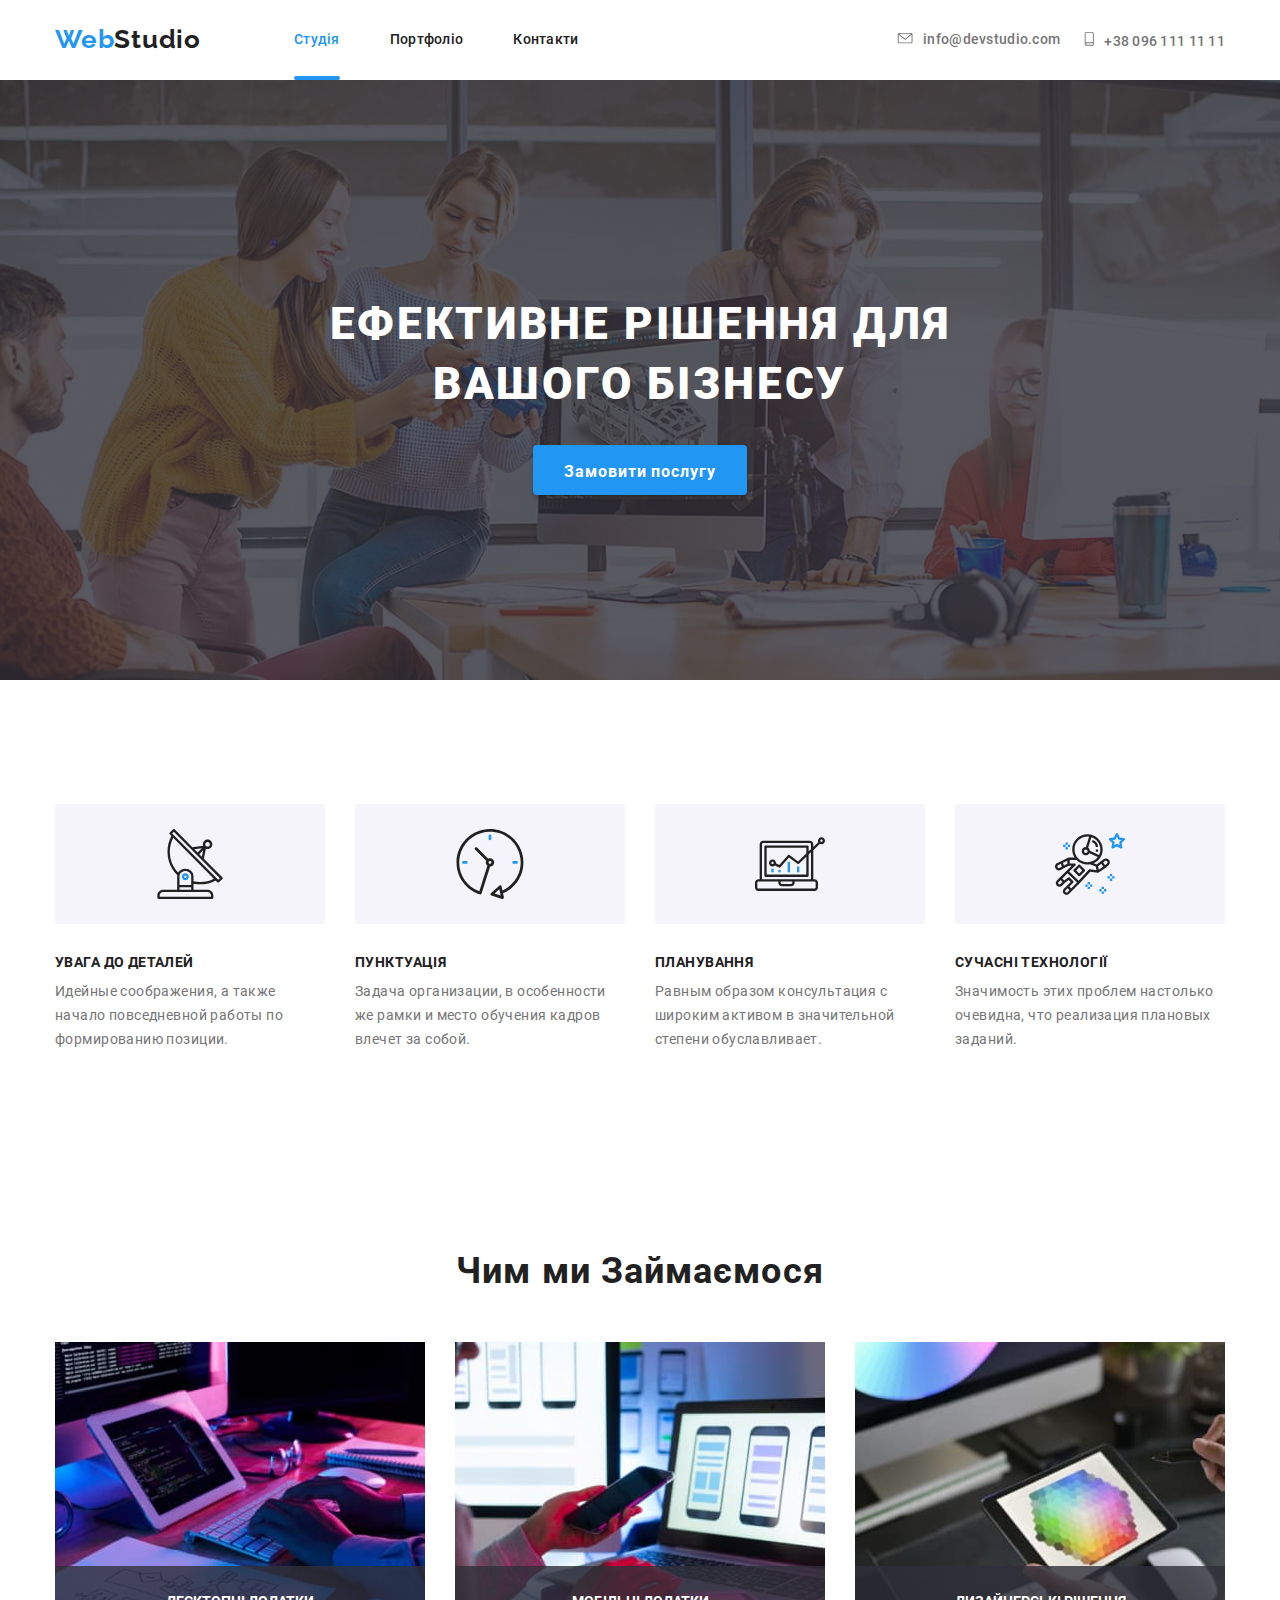
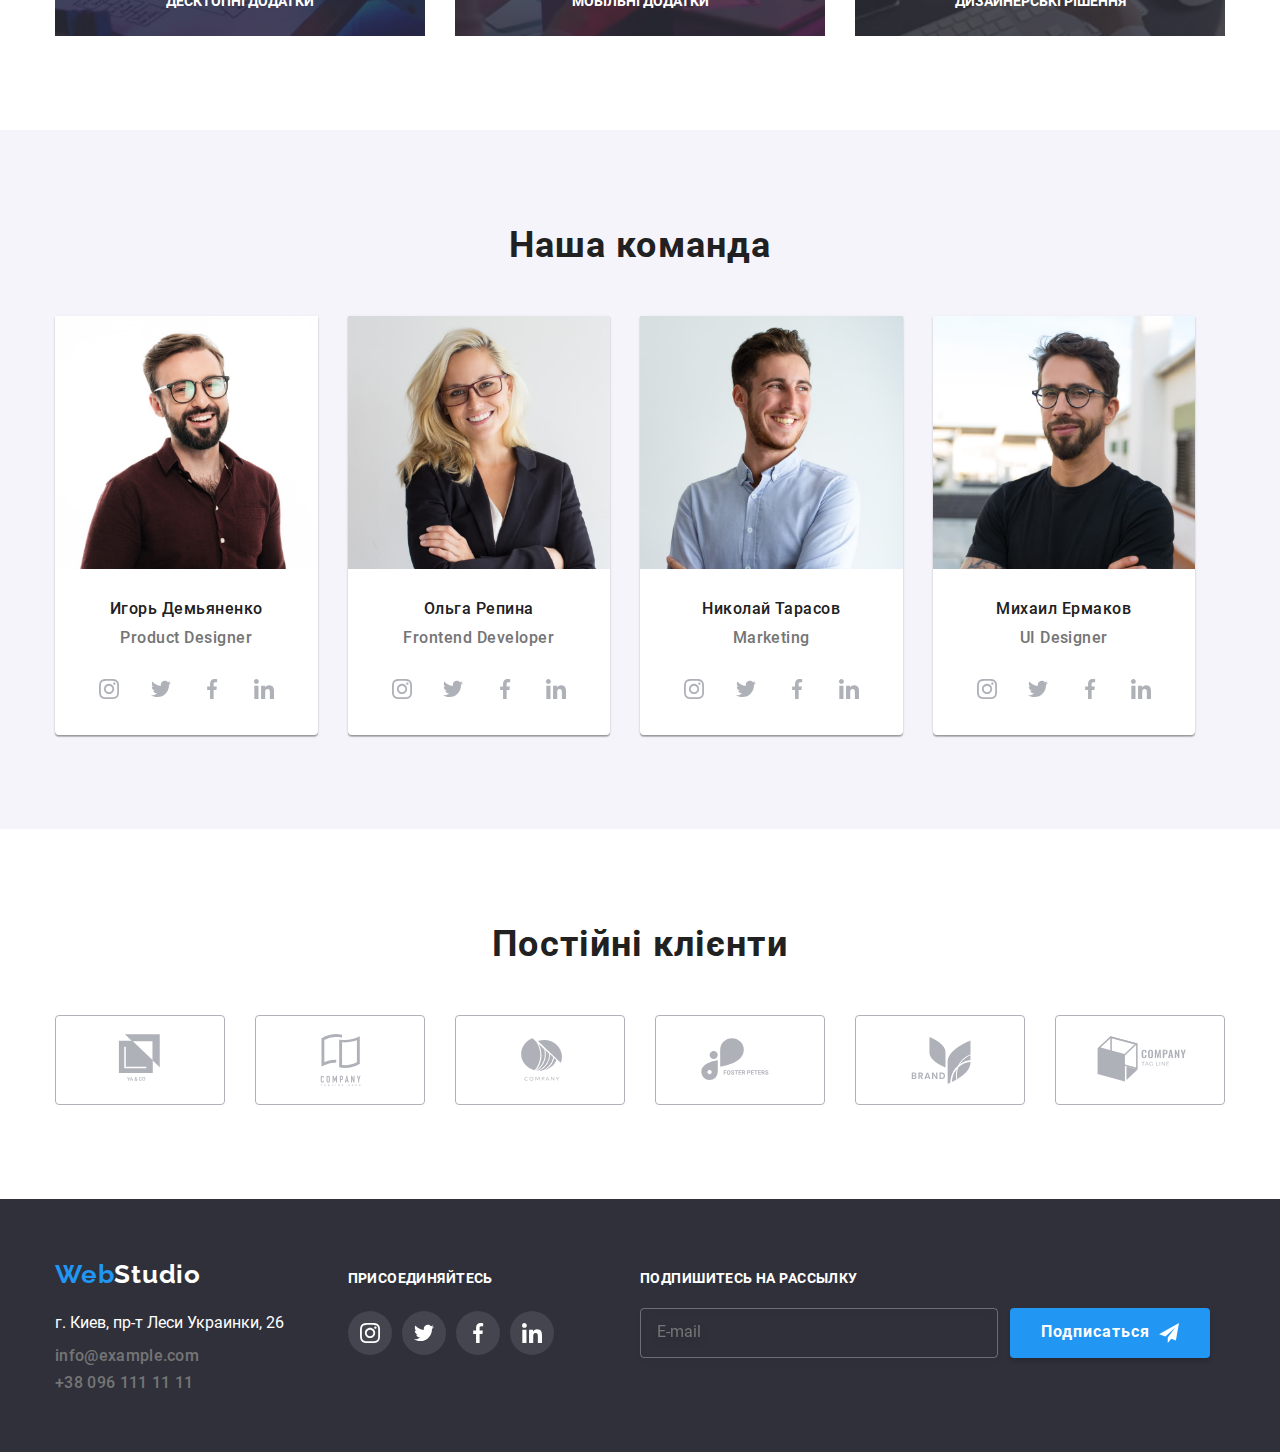
<file: index.html>
<!DOCTYPE html>
<html lang="en">
<head>
    <meta charset="UTF-8">
    <meta name="viewport" content="width=device-width, initial-scale=1.0">
    <title>Webstudio</title>
    <link rel="stylesheet" href="./css/main.min.css">
</head> 
<body>
    <!-- Header container -->
    <header>
        <div class="container header">
            <a href="./index.html" class="logo"><span class="logo-item">Web</span>Studio</a>
            <nav>
                    <ul class="site-nav">
                        <li>
                            <a class="link current" href="">Студія</a>
                        </li>
                        <li>
                            <a class="link" href="./portfolio.html">Портфоліо</a>
                        </li>
                        <li>
                            <a class="link" href="">Контакти</a>
                        </li>
                    </ul>
            </nav>
            <address>
                    <ul class="contacts-list">
                        <li>
                            <a class="contacts-item"  href="mailto:info@devstudio.com">
                                <svg class="icon envelope">
                                    <use href="./img/symbol-defs.svg#envelope"></use>
                                </svg>info@devstudio.com</a>
                        </li>
                        <li>
                            <a class="contacts-item"  href="tel:380961111111">
                                <svg class="icon smartphone">
                                    <use href="./img/symbol-defs.svg#smartphone"></use>
                                </svg>+38 096 111 11 11</a>
                        </li>
                    </ul>
            </address>
        </div>
    </header>
    <!-- Main container -->
    <main>
        <!-- Bussines -->
        <section class="hero">
            <div class="container">
                    <h1 class="hero-title">ЕФЕКТИВНЕ РІШЕННЯ ДЛЯ ВАШОГО БІЗНЕСУ</h1>
                    <button class="button" type="button" data-modal-open>Замовити послугу</button>
            </div>
           <!-- Modal window -->
            <div class="backdrop is-hidden" data-modal>
                <div class="modal">
                    <button class="modal-btn" type="button" data-modal-close>
                        <svg class="svg-btn">
                            <use href="./img/symbol-defs.svg#closebtn"></use>
                        </svg>   
                    </button>
                    <form class="form-modal" action="">
                        <p class="h1-name">Оставьте свои данные, мы вам перезвоним</p>
                        <label class="modal-label">
                            <p class="name-label">Ім'я</p>
                            <input  class="input-modal" type="text" name="name">
                            <div class="icon-input">
                                <svg class="iconmodal">
                                  <use href="./img/symbol-defs.svg#modal-person"></use>
                                </svg>
                            </div>
                        </label>
                        <label class="modal-label">
                            <span class="name-label">Телефон</span>
                            <input  class="input-modal" type="tel" name="telephone">
                            <div class="icon-input">
                                <svg class="iconmodal">
                                  <use href="./img/symbol-defs.svg#modal-phone"></use>
                                </svg>
                            </div>
                        </label>
                        <label class="modal-label">
                            <span class="name-label">Поштова скринька</span>
                            <input  class="input-modal" type="email" name="mail">
                            <div class="icon-input">
                                <svg class="iconmodal">
                                  <use href="./img/symbol-defs.svg#modal-email"></use>
                                </svg>
                            </div>
                        </label>
                        <label class="modal-label">
                            <span class="name-label">Коментарі</span>
                            <textarea class="input-modal area"  name="textarea" cols="30" rows="10" placeholder="Введіть текст"></textarea>
                        </label>
                        <label class="label-checkbox"> 
                            <input type="checkbox" name="checkbox" class="checkbox">
                            <p class="checkbox-text">Соглашаюсь с рассылкой и принимаю
                            <a class="checkbox-text-terms" href="#">Условия договора</a></p>
                        </label>
                        <button class="button" type="submit">Отправить</button>
                    </form>
                </div>
            </div>
        </section>
        <section>
            <div class="container">
                <h2 class="main-title" hidden>Переваги</h2>
                <ul class="benefits-list">
                    <li class="benefits-item">
                        <div class="benefits-logo"><svg class="benefits-icons">
                            <use href="./img/symbol-defs.svg#antenna"></use>
                        </svg>
                        </div>
                        <h3 class="benefits">Увага до деталей</h3>
                        <p>Идейные соображения, а также начало повседневной работы по формированию позиции.</p>
                    </li>
                    <li class="benefits-item">
                        <div class="benefits-logo"><svg class="benefits-icons">
                            <use href="./img/symbol-defs.svg#clock"></use>
                        </svg>
                        </div>
                        <h3 class="benefits">Пунктуація</h3>
                        <p>Задача организации, в особенности же рамки и место обучения кадров влечет за собой.</p>
                    </li>
                    <li class="benefits-item">
                        <div class="benefits-logo"><svg class="benefits-icons">
                            <use href="./img/symbol-defs.svg#diagram"></use>
                        </svg>
                        </div>
                        <h3 class="benefits">Планування</h3>
                        <p>Равным образом консультация с широким активом в значительной степени обуславливает.</p>
                    </li>
                    <li class="benefits-item">
                        <div class="benefits-logo"><svg class="benefits-icons">
                            <use href="./img/symbol-defs.svg#astronaut"></use>
                        </svg>
                        </div>
                        <h3 class="benefits">Сучасні технології</h3>
                        <p>Значимость этих проблем настолько очевидна, что реализация плановых заданий.</p>
                    </li>
                </ul>
            </div>
        </section>

        <!-- to do list -->
        <section>
            <div class="container">
                <h2 class="main-title">Чим ми Займаємося</h2>
                <ul class="products-list">
                    <li class="products">
                        <div class="products-position">
                            <img src="./img/laptopap.jpg" width="370" alt="">
                            <h3 class="name">Десктопні додатки</h3>    
                        </div>
                    </li>
                    <li class="products">
                        <div class="products-position">
                            <img src="./img/mobileap.jpg" width="370" alt="">
                            <h3 class="name">Мобільні додатки</h3>    
                        </div>
                    </li>
                    <li class="products">
                        <div class="products-position">
                            <img src="./img/design.jpg" width="370" alt="">
                            <h3 class="name">Дизайнерські рішення</h3>    
                        </div>
                    </li>
                </ul>   
            </div>
        </section>

        <!-- Our team -->
        <section class="section-team">
            <div class="container">
                <h2 class="main-title">Наша команда</h2>
                <ul class="team-list">
                    <li class="teammates">
                        <img src="./img/team/idem.jpg" width="270" alt="">
                        <p>Игорь Демьяненко</p>
                        <p class="text">Product Designer</p>
                        <ul class="social-list">
                            <li class="icons">
                                <a href="https://www.instagram.com/" class="icons-link" aria-label="Instagram">
                                <svg class="social-icons"><use href="./img/symbol-defs.svg#instagram"></use></svg>
                                </a>
                            </li>
                            <li class="icons">
                                <a href="https://twitter.com/" class="icons-link" aria-label="twitter">
                                <svg class="social-icons"><use href="./img/symbol-defs.svg#twitter"></use></svg>
                                </a>
                            </li>
                            <li class="icons">
                                <a href="https://www.facebook.com/" class="icons-link" arial-label="facebook">
                                <svg class="social-icons"><use href="./img/symbol-defs.svg#facebook"></use></svg>
                                </a>
                            </li>
                            <li class="icons">
                                <a href="https://www.linkedin.com/" class="icons-link" arial-label="linkedin">
                                    <svg class="social-icons"><use href="./img/symbol-defs.svg#linkedin"></use></svg>
                                </a>
                            </li>
                        </ul>
                    </li>
                    <li class="teammates">
                        <img src="./img/team/оr.jpg" width="270" alt="">
                        <p>Ольга Репина</p>
                        <p class="text">Frontend Developer</p>
                        <ul class="social-list">
                            <li class="icons">
                                <a href="https://www.instagram.com/" class="icons-link" aria-label="Instagram">
                                <svg class="social-icons"><use href="./img/symbol-defs.svg#instagram"></use></svg>
                                </a>
                            </li>
                            <li class="icons">
                                <a href="https://twitter.com/" class="icons-link" aria-label="twitter">
                                <svg class="social-icons"><use href="./img/symbol-defs.svg#twitter"></use></svg>
                                </a>
                            </li>
                            <li class="icons">
                                <a href="https://www.facebook.com/" class="icons-link" arial-label="facebook">
                                <svg class="social-icons"><use href="./img/symbol-defs.svg#facebook"></use></svg>
                                </a>
                            </li>
                            <li class="icons">
                                <a href="https://www.linkedin.com/" class="icons-link" arial-label="linkedin">
                                    <svg class="social-icons"><use href="./img/symbol-defs.svg#linkedin"></use></svg>
                                </a>
                            </li>
                        </ul>
                    </li>
                    <li class="teammates">
                        <img src="./img/team/nt.jpg" width="270" alt="">
                        <p>Николай Тарасов</p>
                        <p class="text">Marketing</p>
                        <ul class="social-list">
                            <li class="icons">
                                <a href="https://www.instagram.com/" class="icons-link" aria-label="Instagram">
                                <svg class="social-icons"><use href="./img/symbol-defs.svg#instagram"></use></svg>
                                </a>
                            </li>
                            <li class="icons">
                                <a href="https://twitter.com/" class="icons-link" aria-label="twitter">
                                <svg class="social-icons"><use href="./img/symbol-defs.svg#twitter"></use></svg>
                                </a>
                            </li>
                            <li class="icons">
                                <a href="https://www.facebook.com/" class="icons-link" arial-label="facebook">
                                <svg class="social-icons"><use href="./img/symbol-defs.svg#facebook"></use></svg>
                                </a>
                            </li>
                            <li class="icons">
                                <a href="https://www.linkedin.com/" class="icons-link" arial-label="linkedin">
                                    <svg class="social-icons"><use href="./img/symbol-defs.svg#linkedin"></use></svg>
                                </a>
                            </li>
                        </ul>
                    </li>
                    <li class="teammates">
                        <img src="./img/team/me.jpg" width="270" alt="">
                        <p>Михаил Ермаков</p>
                        <p class="text">UI Designer</p>
                        <ul class="social-list">
                            <li class="icons">
                                <a href="https://www.instagram.com/" class="icons-link" aria-label="Instagram">
                                <svg class="social-icons"><use href="./img/symbol-defs.svg#instagram"></use></svg>
                                </a>
                            </li>
                            <li class="icons">
                                <a href="https://twitter.com/" class="icons-link" aria-label="twitter">
                                <svg class="social-icons"><use href="./img/symbol-defs.svg#twitter"></use></svg>
                                </a>
                            </li>
                            <li class="icons">
                                <a href="https://www.facebook.com/" class="icons-link" arial-label="facebook">
                                <svg class="social-icons"><use href="./img/symbol-defs.svg#facebook"></use></svg>
                                </a>
                            </li>
                            <li class="icons">
                                <a href="https://www.linkedin.com/" class="icons-link" arial-label="linkedin">
                                    <svg class="social-icons"><use href="./img/symbol-defs.svg#linkedin"></use></svg>
                                </a>
                            </li>
                        </ul>
                    </li>
                </ul>
            </div>
        </section>

        <!-- Our clients -->
        <section>
            <div class="container">
                <h2 class="main-title">Постійні клієнти</h2>
                <ul class="clients-list">
                    <li class="client"><a class="client-link" href=""><svg>
                        <use href="./img/symbol-defs.svg#client1">
                        </use>
                    </svg></a></li>
                    <li class="client"><a class="client-link" href=""><svg>
                        <use href="./img/symbol-defs.svg#client2">
                        </use>
                    </svg></a></li>
                    <li class="client"><a class="client-link" href=""><svg>
                        <use href="./img/symbol-defs.svg#client3">
                        </use>
                    </svg></a></li>
                    <li class="client"><a class="client-link" href=""><svg>
                        <use href="./img/symbol-defs.svg#client4">
                        </use>
                    </svg></a></li>
                    <li class="client"><a class="client-link" href=""><svg>
                        <use href="./img/symbol-defs.svg#client5">
                        </use>
                    </svg></a></li>
                    <li class="client"><a class="client-link" href=""><svg>
                        <use href="./img/symbol-defs.svg#client6">
                        </use>
                    </svg></a></li>
                </ul>    
            </div>
        </section>
    </main>
    <footer>
        <div class="container footer">
            <div class="address-footer">
                <a href="./index.html" class="logo"><span class="logo-item">Web</span>Studio</a>
                <address class="address-list">
                    <p>г. Киев, пр-т Леси Украинки, 26</p>
                    <a class="contacts-item" href="mailto:info@example.com">info@example.com</a>
                    <a class="contacts-item" href="tel:380961111111">+38 096 111 11 11</a>
                </address>    
            </div>
            <div class="social-container">
                <b>присоединяйтесь</b>
                <ul class="social-list">
                    <li class="icons">
                        <a href="https://www.instagram.com/" class="icons-link" aria-label="Instagram">
                        <svg class="social-icons"><use href="./img/symbol-defs.svg#instagram"></use></svg>
                        </a>
                    </li>
                    <li class="icons">
                        <a href="https://twitter.com/" class="icons-link" aria-label="twitter">
                        <svg class="social-icons"><use href="./img/symbol-defs.svg#twitter"></use></svg>
                        </a>
                    </li>
                    <li class="icons">
                        <a href="https://www.facebook.com/" class="icons-link" arial-label="facebook">
                        <svg class="social-icons"><use href="./img/symbol-defs.svg#facebook"></use></svg>
                        </a>
                    </li>
                    <li class="icons">
                        <a href="https://www.linkedin.com/" class="icons-link" arial-label="linkedin">
                            <svg class="social-icons"><use href="./img/symbol-defs.svg#linkedin"></use></svg>
                        </a>
                    </li>
                </ul>
            </div>
            <div class="shareit">
                <form class="share-form" action="">
                    <label class="label-form" for="email"><b>Подпишитесь на рассылку</b></label>
                    <div class="box-input">
                        <input class="input-form" type="email" name="email" placeholder="E-mail" id="">
                        <button class="button footer" type="button">
                            <p>Подписаться</p> 
                            <svg class="social-icons"><use href="./img/symbol-defs.svg#telegram"></use></svg>
                        </button>   
                    </div>
                </form>
            </div>    
        </div>
    </footer>
    <script src="./js/modal.js"></script>
</body>
</html>
</file>
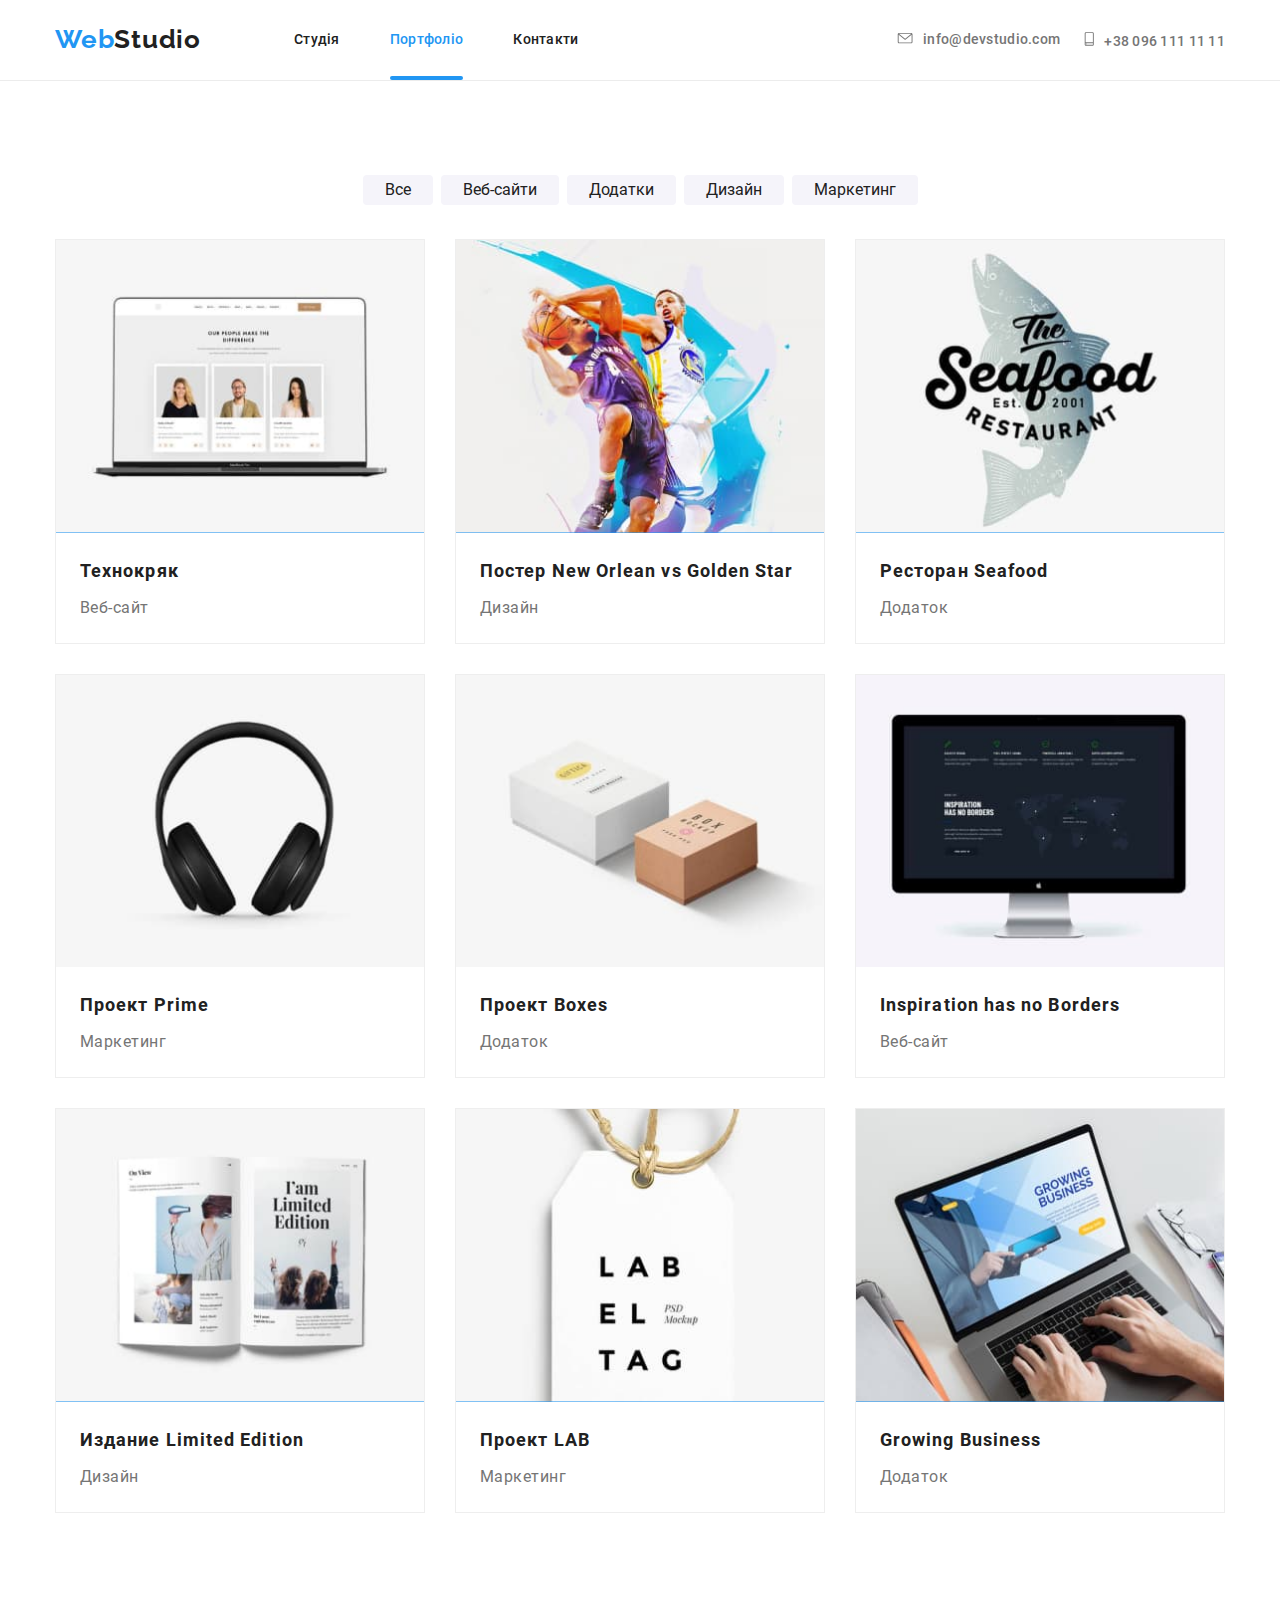
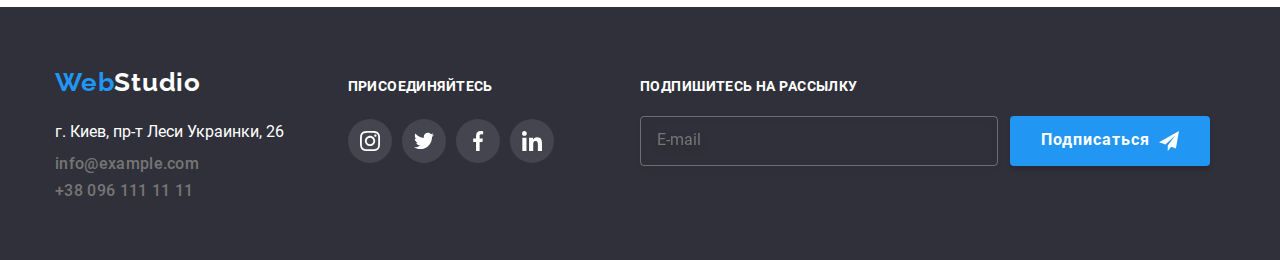
<file: portfolio.html>
<!DOCTYPE html>
<html lang="en">
<head>
    <meta charset="UTF-8">
    <meta name="viewport" content="width=device-width, initial-scale=1.0">
    <title>Portfolio</title>
    <link rel="stylesheet" href="./css/portfolio.min.css">
</head> 
<body>
    <!-- Header container -->
    <header class="pf">
        <div class="container header">
            <a href="./index.html" class="logo"><span class="logo-item">Web</span>Studio</a>
            <nav>
                    <ul class="site-nav">
                        <li>
                            <a class="link" href="./index.html">Студія</a>
                        </li>
                        <li>
                            <a class="link current" href="./portfolio.html">Портфоліо</a>
                        </li>
                        <li>
                            <a class="link" href="">Контакти</a>
                        </li>
                    </ul>
            </nav>
            <address>
                <ul class="contacts-list">
                    <li>
                        <a class="contacts-item"  href="mailto:info@devstudio.com">
                            <svg class="icon envelope">
                                <use href="./img/symbol-defs.svg#envelope"></use>
                            </svg>info@devstudio.com</a>
                    </li>
                    <li>
                        <a class="contacts-item"  href="tel:380961111111">
                            <svg class="icon smartphone">
                                <use href="./img/symbol-defs.svg#smartphone"></use>
                            </svg>+38 096 111 11 11</a>
                    </li>
                </ul>
        </address>
    </div>
    </header>
    <main>
        <section>
            <div class="container portfolio">
                <div class="button-container"> 
                    <ul class="button-list">
                        <li class="item"><button type="button" class="btn">Все</button></li>
                        <li class="item"><button type="button" class="btn">Веб-сайти</button></li>
                        <li class="item"><button type="button" class="btn">Додатки</button></li>
                        <li class="item"><button type="button" class="btn">Дизайн</button></li>
                        <li class="item"><button type="button" class="btn">Маркетинг</button></li>
                    </ul>  
                </div>
                <div>
                    <ul class="products-list">
                        <li class="products">
                            <a class="products-link" href="#">
                            <div class="hover m-t">
                                <img src="./img/projects/project1.jpg" width="370" alt="">
                                <p class="meaning-title">Технокряк это современная площадка распространения коронавируса. Компании используют эту платформу для цифрового шпионажа и атак на защищённые сервера конкурентов.</p>
                            </div>
                            <p class="title">Технокряк</p>
                            <p class="type">Веб-сайт</p>
                            </a>
                        </li>
                        <li class="products">
                            <a class="products-link" href="#">
                            <div class="hover m-t">
                                <img src="./img/projects/project2.jpg" width="370" alt="">
                                <p class="meaning-title">Технокряк это современная площадка распространения коронавируса. Компании используют эту платформу для цифрового шпионажа и атак на защищённые сервера конкурентов.</p>
                            </div>
                            <p class="title">Постер New Orlean vs Golden Star</p>
                            <p class="type">Дизайн</p>
                            </a>
                        </li>
                        <li class="products">
                            <a class="products-link" href="#">
                            <div class="hover m-t">
                                <img src="./img/projects/project3.jpg" width="370" alt="">
                                <p class="meaning-title">Технокряк это современная площадка распространения коронавируса. Компании используют эту платформу для цифрового шпионажа и атак на защищённые сервера конкурентов.</p>
                            </div>
                            <p class="title">Ресторан Seafood</p>
                            <p class="type">Додаток</p>
                            </a>
                        </li>
                        <li class="products">
                            <a class="products-link" href="#">
                            <div class="hover m-t">
                                <img src="./img/projects/project4.jpg" width="370" alt="">
                                <p class="meaning-title">Технокряк это современная площадка распространения коронавируса. Компании используют эту платформу для цифрового шпионажа и атак на защищённые сервера конкурентов.</p>
                            </div>
                            <p class="title">Проект Prime</p>
                            <p class="type">Маркетинг</p>
                            </a>
                        </li>
                        <li class="products">
                            <a class="products-link" href="#">
                            <div class="hover m-t">
                                <img src="./img/projects/project5.jpg" width="370" alt="">
                                <p class="meaning-title">Технокряк это современная площадка распространения коронавируса. Компании используют эту платформу для цифрового шпионажа и атак на защищённые сервера конкурентов.</p>
                            </div>
                            <p class="title">Проект Boxes</p>
                            <p class="type">Додаток</p>
                            </a>
                        </li>
                        <li class="products">
                            <a class="products-link" href="#">
                            <div class="hover m-t">
                                <img src="./img/projects/project6.jpg" width="370" alt="">
                                <p class="meaning-title">Технокряк это современная площадка распространения коронавируса. Компании используют эту платформу для цифрового шпионажа и атак на защищённые сервера конкурентов.</p>
                            </div>
                            <p class="title">Inspiration has no Borders</p>
                            <p class="type">Веб-сайт</p>
                            </a>
                        </li>
                        <li class="products">
                            <a class="products-link" href="#">
                            <div class="hover m-t">
                                <img src="./img/projects/project7.jpg" width="370" alt="">
                                <p class="meaning-title">Технокряк это современная площадка распространения коронавируса. Компании используют эту платформу для цифрового шпионажа и атак на защищённые сервера конкурентов.</p>
                            </div>
                            <p class="title">Издание Limited Edition</p>
                            <p class="type">Дизайн</p>
                            </a>
                        </li>
                        <li class="products">
                            <a class="products-link" href="#">
                            <div class="hover m-t">
                                <img src="./img/projects/project8.jpg" width="370" alt="">
                                <p class="meaning-title">Технокряк это современная площадка распространения коронавируса. Компании используют эту платформу для цифрового шпионажа и атак на защищённые сервера конкурентов.</p>
                            </div>
                            <p class="title">Проект LAB</p>
                            <p class="type">Маркетинг</p>
                            </a>
                        </li>
                        <li class="products">
                            <a class="products-link" href="#">
                            <div class="hover m-t">
                                <img src="./img/projects/project9.jpg" width="370" alt="">
                                <p class="meaning-title">Технокряк это современная площадка распространения коронавируса. Компании используют эту платформу для цифрового шпионажа и атак на защищённые сервера конкурентов.</p>
                            </div>
                            <p class="title">Growing Business</p>
                            <p class="type">Додаток</p>
                            </a>
                        </li>
                    </ul>
                </div> 
            </div>    
        </section>
    </main>
    <footer>
        <div class="container footer">
            <div class="address-footer">
                <a href="./index.html" class="logo"><span class="logo-item">Web</span>Studio</a>
                <address class="address-list">
                    <p>г. Киев, пр-т Леси Украинки, 26</p>
                    <a class="contacts-item" href="mailto:info@example.com">info@example.com</a>
                    <a class="contacts-item" href="tel:380961111111">+38 096 111 11 11</a>
                </address>    
            </div>
            <div class="social-container">
                <b>присоединяйтесь</b>
                <ul class="social-list">
                    <li class="icons">
                        <a href="https://www.instagram.com/" class="icons-link" aria-label="Instagram">
                        <svg class="social-icons"><use href="./img/symbol-defs.svg#instagram"></use></svg>
                        </a>
                    </li>
                    <li class="icons">
                        <a href="https://twitter.com/" class="icons-link" aria-label="twitter">
                        <svg class="social-icons"><use href="./img/symbol-defs.svg#twitter"></use></svg>
                        </a>
                    </li>
                    <li class="icons">
                        <a href="https://www.facebook.com/" class="icons-link" arial-label="facebook">
                        <svg class="social-icons"><use href="./img/symbol-defs.svg#facebook"></use></svg>
                        </a>
                    </li>
                    <li class="icons">
                        <a href="https://www.linkedin.com/" class="icons-link" arial-label="linkedin">
                            <svg class="social-icons"><use href="./img/symbol-defs.svg#linkedin"></use></svg>
                        </a>
                    </li>
                </ul>
            </div>
            <div class="shareit">
                <form class="share-form" action="">
                    <label class="label-form" for="email"><b>Подпишитесь на рассылку</b></label>
                    <div class="box-input">
                        <input class="input-form" type="email" name="email" placeholder="E-mail" id="">
                        <button class="button footer" type="button">
                            <p>Подписаться</p> 
                            <svg class="social-icons"><use href="./img/symbol-defs.svg#telegram"></use></svg>
                        </button>   
                    </div>
                </form>
            </div>    
        </div>
    </footer>
</body>
</html>
</file>
<file: css/main.min.css>
@font-face{font-family:"Roboto";font-style:normal;font-weight:400;src:local("Roboto"),local("Roboto-Regular"),url("../fonts/roboto-v20-latin_cyrillic-regular.woff2") format("woff2"),url("../fonts/roboto-v20-latin_cyrillic-regular.woff") format("woff")}@font-face{font-family:"Roboto";font-style:normal;font-weight:500;src:local("Roboto Medium"),local("Roboto-Medium"),url("../fonts/roboto-v20-latin_cyrillic-500.woff2") format("woff2"),url("../fonts/roboto-v20-latin_cyrillic-500.woff") format("woff")}@font-face{font-family:"Roboto";font-style:normal;font-weight:700;src:local("Roboto Bold"),local("Roboto-Bold"),url("../fonts/roboto-v20-latin_cyrillic-700.woff2") format("woff2"),url("../fonts/roboto-v20-latin_cyrillic-700.woff") format("woff")}@font-face{font-family:"Roboto";font-style:normal;font-weight:900;src:local("Roboto Black"),local("Roboto-Black"),url("../fonts/roboto-v20-latin_cyrillic-900.woff2") format("woff2"),url("../fonts/roboto-v20-latin_cyrillic-900.woff") format("woff")}@font-face{font-family:"Raleway";font-style:normal;font-weight:700;src:local(""),url("../fonts/raleway-v17-latin_cyrillic-700.woff2") format("woff2"),url("../fonts/raleway-v17-latin_cyrillic-700.woff") format("woff")}/*! normalize.css v8.0.1 | MIT License | github.com/necolas/normalize.css */html{line-height:1.15;-webkit-text-size-adjust:100%}body{margin:0}main{display:block}h1{font-size:2em;margin:0.67em 0}hr{-webkit-box-sizing:content-box;box-sizing:content-box;height:0;overflow:visible}pre{font-family:monospace, monospace;font-size:1em}a{background-color:transparent}abbr[title]{border-bottom:none;text-decoration:underline;-webkit-text-decoration:underline dotted;text-decoration:underline dotted}b,strong{font-weight:bolder}code,kbd,samp{font-family:monospace, monospace;font-size:1em}small{font-size:80%}sub,sup{font-size:75%;line-height:0;position:relative;vertical-align:baseline}sub{bottom:-0.25em}sup{top:-0.5em}img{border-style:none}button,input,optgroup,select,textarea{font-family:inherit;font-size:100%;line-height:1.15;margin:0}button,input{overflow:visible}button,select{text-transform:none}button,[type="button"],[type="reset"],[type="submit"]{-webkit-appearance:button}button::-moz-focus-inner,[type="button"]::-moz-focus-inner,[type="reset"]::-moz-focus-inner,[type="submit"]::-moz-focus-inner{border-style:none;padding:0}button:-moz-focusring,[type="button"]:-moz-focusring,[type="reset"]:-moz-focusring,[type="submit"]:-moz-focusring{outline:1px dotted ButtonText}fieldset{padding:0.35em 0.75em 0.625em}legend{-webkit-box-sizing:border-box;box-sizing:border-box;color:inherit;display:table;max-width:100%;padding:0;white-space:normal}progress{vertical-align:baseline}textarea{overflow:auto}[type="checkbox"],[type="radio"]{-webkit-box-sizing:border-box;box-sizing:border-box;padding:0}[type="number"]::-webkit-inner-spin-button,[type="number"]::-webkit-outer-spin-button{height:auto}[type="search"]{-webkit-appearance:textfield;outline-offset:-2px}[type="search"]::-webkit-search-decoration{-webkit-appearance:none}::-webkit-file-upload-button{-webkit-appearance:button;font:inherit}details{display:block}summary{display:list-item}template{display:none}[hidden]{display:none}html{-webkit-box-sizing:border-box;box-sizing:border-box}*,*:before,*:after{-webkit-box-sizing:inherit;box-sizing:inherit;margin:0px;padding:0px}body{color:#212121;font-family:'Roboto'}ul{text-decoration:none;font-style:normal;list-style-type:none;padding:0;margin:0}a{text-decoration:none;display:block}b{text-transform:uppercase;font-style:normal;font-weight:bold;font-size:14px;line-height:1.142;letter-spacing:0.03em}img{display:block;max-width:100%;height:auto}.container{width:1200px;margin-left:auto;margin-right:auto;padding:0 15px}section{padding-top:94px;padding-bottom:94px}h2{font-weight:bold;font-size:36px;line-height:1.167;text-align:center;letter-spacing:0.03em;margin-bottom:50px}h3{text-transform:uppercase;font-style:normal;font-weight:bold;font-size:14px;line-height:16px}.header{display:-webkit-box;display:-ms-flexbox;display:flex;-webkit-box-align:center;-ms-flex-align:center;align-items:center;font-weight:500;font-size:14px;line-height:1.142;letter-spacing:0.02em}.logo{font-family:'Raleway', sans-serif;color:#212121;font-weight:bold;font-size:26px;line-height:1.192;letter-spacing:0.03em;-webkit-text-decoration-color:#212121;text-decoration-color:#212121;text-decoration:none;margin:24px 93px 24px 0px}.logo .logo-item{color:#2196F3}.address-footer .logo{margin-top:0;margin-bottom:20px;margin-right:0;color:#fff;font-weight:700;text-transform:none}.site-nav{display:-webkit-box;display:-ms-flexbox;display:flex}.site-nav li:not(:last-child){margin-right:50px}.site-nav li{-webkit-box-sizing:border-box;box-sizing:border-box;position:relative}.link{font-weight:500;line-height:1.14;letter-spacing:0.02em;color:#212121;-webkit-transition:cubic-bezier(0.4, 0, 0.2, 1);transition:cubic-bezier(0.4, 0, 0.2, 1);-webkit-transition-duration:250ms;transition-duration:250ms;padding:32px 0px}.link:hover,.link:focus{color:#2196F3}.link.current{color:#2196F3}.link:active{color:#757575}.link.current::after{position:absolute;content:'';display:block;bottom:0;width:100%;height:4px;background-color:#2196F3;border-radius:2px}.contacts-list{display:-webkit-box;display:-ms-flexbox;display:flex;-webkit-box-align:center;-ms-flex-align:center;align-items:center;-webkit-box-orient:vertical;-webkit-box-direction:normal;-ms-flex-direction:flex-end;flex-direction:flex-end}.contacts-item:hover,.contacts-item:focus{color:#2196F3}.contacts-item:active{color:#757575}.envelope{width:16px;height:12px}.smartphone{width:10px;height:15px}.icon{margin-right:10px;fill:currentColor}address{margin-left:auto}.contacts-item{font-weight:500;line-height:1.14;letter-spacing:0.02em;color:#757575;margin-left:24px;-webkit-transition:cubic-bezier(0.4, 0, 0.2, 1);transition:cubic-bezier(0.4, 0, 0.2, 1);-webkit-transition-duration:250ms;transition-duration:250ms}.benefits-list{font-weight:bold;font-size:14px;line-height:1.71;letter-spacing:0.03em;display:-webkit-box;display:-ms-flexbox;display:flex}.benefits-list .benefits{margin-top:30px;margin-bottom:10px;color:#212121}.benefits-list .benefits-item{width:calc((100%-90px)/4);margin-right:30px;margin-top:30px;margin-bottom:10px;color:#757575;font-weight:normal;font-style:normal}.benefits-list .benefits-item:last-child{margin-right:0px}.benefits-list .benefits-logo{display:-webkit-box;display:-ms-flexbox;display:flex;-webkit-box-pack:center;-ms-flex-pack:center;justify-content:center;-webkit-box-align:center;-ms-flex-align:center;align-items:center;width:270px;height:120px;background-color:#F5F4FA;border-radius:4px}.benefits-list .benefits-icons{width:70px;height:70px}.products-list{display:-webkit-box;display:-ms-flexbox;display:flex}.products-list .products{width:calc((100%-90px) / 3);margin-right:30px}.products-list .products:last-child{margin-right:0px}.products-list .products-position{position:relative}.products-list .name{color:#fff;text-align:center;padding-top:27px;padding-bottom:27px;text-transform:uppercase;background:rgba(47,48,58,0.8);position:absolute;bottom:0;left:0;right:0}.section-team{background-color:#F5F4FA;display:-webkit-box;display:-ms-flexbox;display:flex}.team-list{list-style-type:none;font-weight:500;font-size:16px;line-height:1.187;text-align:center;letter-spacing:0.03em;display:-webkit-box;display:-ms-flexbox;display:flex}.teammates{width:calc((100% - 90px) / 4);margin-right:30px;background-color:#fff;background:#FFFFFF;-webkit-box-shadow:0px 2px 1px rgba(0,0,0,0.2),0px 1px 1px rgba(0,0,0,0.14),0px 1px 3px rgba(0,0,0,0.12);box-shadow:0px 2px 1px rgba(0,0,0,0.2),0px 1px 1px rgba(0,0,0,0.14),0px 1px 3px rgba(0,0,0,0.12);border-radius:0px 0px 4px 4px}.teammates p{margin-top:30px}.teammates p.text{margin-top:10px;color:#757575}.clients-list{text-align:center;list-style-type:none;display:-webkit-box;display:-ms-flexbox;display:flex}.clients-list .client{width:calc((100%-90px) / 6);margin-right:30px}.clients-list .client:last-child{margin-right:0px}.client-link{display:-webkit-box;display:-ms-flexbox;display:flex;-webkit-box-pack:center;-ms-flex-pack:center;justify-content:center;-webkit-box-align:center;-ms-flex-align:center;align-items:center;overflow:hidden;width:170px;height:90px;fill:#AFB1B8;border:1px solid #AFB1B8;border-radius:4px;outline:none;-webkit-transition:color 250ms cubic-bezier(0.4, 0, 0.2, 1),border-color 250ms cubic-bezier(0.4, 0, 0.2, 1);transition:color 250ms cubic-bezier(0.4, 0, 0.2, 1),border-color 250ms cubic-bezier(0.4, 0, 0.2, 1)}.client-link:hover,.client-link:focus{fill:#2196F3;border-color:#2196F3}.client-link:active{fill:#757575;border-color:#757575}.hero{display:-webkit-box;display:-ms-flexbox;display:flex;-webkit-box-align:center;-ms-flex-align:center;align-items:center;max-width:1600px;height:600px;text-align:center;margin-left:auto;margin-right:auto;background-position:center;background-image:-webkit-gradient(linear, left top, right top, from(rgba(47,48,58,0.8)), to(rgba(47,48,58,0.8))),url(../img/headerimg.jpg);background-image:linear-gradient(to right, rgba(47,48,58,0.8), rgba(47,48,58,0.8)),url(../img/headerimg.jpg);background-size:cover;background-color:rgba(47,48,58,0.8)}h1{font-weight:900;font-size:44px;line-height:1.363;text-align:center;letter-spacing:0.06em;text-transform:uppercase;color:#fff;width:696px;margin-left:auto;margin-right:auto;margin-bottom:30px}div.hero .button{margin:350px 485px 200px 485px}.button{padding:10px 29px;border-color:transparent;border-radius:4px;font-family:inherit;font-size:16px;font-weight:700;line-height:1.88;letter-spacing:0.06em;height:50px;min-width:200px;color:#fff;background-color:#2196F3;-webkit-box-shadow:0px 4px 4px rgba(0,0,0,0.15);box-shadow:0px 4px 4px rgba(0,0,0,0.15);-webkit-transition:cubic-bezier(0.4, 0, 0.2, 1);transition:cubic-bezier(0.4, 0, 0.2, 1);-webkit-transition-duration:250ms;transition-duration:250ms;cursor:pointer;outline:none}.button:hover,.button:focus{color:#212121;background-color:#2196F3;-webkit-box-shadow:0px 3px 1px rgba(0,0,0,0.1),0px 1px 2px rgba(0,0,0,0.08),0px 2px 2px rgba(0,0,0,0.12);box-shadow:0px 3px 1px rgba(0,0,0,0.1),0px 1px 2px rgba(0,0,0,0.08),0px 2px 2px rgba(0,0,0,0.12)}.button:active{color:#212121;background-color:#AFB1B8}.button.footer{display:-webkit-box;display:-ms-flexbox;display:flex;-webkit-box-align:center;-ms-flex-align:center;align-items:center;-webkit-box-pack:justify;-ms-flex-pack:justify;justify-content:space-between;margin-left:12px}.button.footer.social-icons{fill:currentColor}.button-list{color:#212121;list-style-type:none;text-decoration:none;font-weight:500;font-size:16px;line-height:1,625;text-align:center;letter-spacing:0.03em;display:-webkit-box;display:-ms-flexbox;display:flex;-webkit-box-pack:center;-ms-flex-pack:center;justify-content:center;margin-bottom:34px}.button-list .btn{padding-top:6px;padding-left:22px;padding-right:22px;padding-bottom:6px;color:#212121;background-color:#F5F4FA;border:4px;border-radius:4px;cursor:pointer;-webkit-transition:cubic-bezier(0.4, 0, 0.2, 1);transition:cubic-bezier(0.4, 0, 0.2, 1);-webkit-transition-duration:250ms;transition-duration:250ms;outline:none}.button-list .item:not(:last-child){margin-right:8px}.btn:hover,.btn:focus{color:#fff;background-color:#2196F3;-webkit-box-shadow:0px 3px 1px rgba(0,0,0,0.1),0px 1px 2px rgba(0,0,0,0.08),0px 2px 2px rgba(0,0,0,0.12);box-shadow:0px 3px 1px rgba(0,0,0,0.1),0px 1px 2px rgba(0,0,0,0.08),0px 2px 2px rgba(0,0,0,0.12)}.btn:active{color:#757575}.backdrop{position:fixed;top:0;left:0;width:100%;height:100%;background:rgba(0,0,0,0.2);border-radius:4px;-webkit-transition:cubic-bezier(0.4, 0, 0.2, 1);transition:cubic-bezier(0.4, 0, 0.2, 1);-webkit-transition-duration:250ms;transition-duration:250ms;z-index:1}.backdrop.is-hidden{opacity:0;pointer-events:none;-webkit-transition:cubic-bezier(0.4, 0, 0.2, 1);transition:cubic-bezier(0.4, 0, 0.2, 1);-webkit-transition-duration:250ms;transition-duration:250ms}.modal{position:absolute;top:50%;left:50%;-webkit-transform:translate(-50%, -50%);transform:translate(-50%, -50%);min-width:528px;min-height:581px;background:#FFFFFF;-webkit-box-shadow:0px 1px 3px rgba(0,0,0,0.12),0px 1px 1px rgba(0,0,0,0.14),0px 2px 1px rgba(0,0,0,0.2);box-shadow:0px 1px 3px rgba(0,0,0,0.12),0px 1px 1px rgba(0,0,0,0.14),0px 2px 1px rgba(0,0,0,0.2);border-radius:4px;-webkit-transition:cubic-bezier(0.4, 0, 0.2, 1);transition:cubic-bezier(0.4, 0, 0.2, 1);-webkit-transition-duration:250ms;transition-duration:250ms}.modal-btn{display:-webkit-box;display:-ms-flexbox;display:flex;-webkit-box-pack:center;-ms-flex-pack:center;justify-content:center;-webkit-box-align:center;-ms-flex-align:center;align-items:center;position:absolute;top:8px;right:8px;width:30px;height:30px;border-radius:50%;border:1px solid rgba(0,0,0,0.1);outline:none;background-color:transparent}.modal-btn:hover,.modal-btn:focus{fill:#2196F3}.svg-btn{width:18px;height:18px}.form-modal .h1-name{font-style:normal;font-weight:bold;font-size:20px;line-height:1.15;text-align:center;letter-spacing:0.03em}.form-modal{display:-webkit-box;display:-ms-flexbox;display:flex;-webkit-box-orient:vertical;-webkit-box-direction:normal;-ms-flex-direction:column;flex-direction:column;padding:40px;-webkit-transition:cubic-bezier(0.4, 0, 0.2, 1);transition:cubic-bezier(0.4, 0, 0.2, 1)}.form-modal button{width:200px;-ms-flex-item-align:center;-ms-grid-row-align:center;align-self:center}.modal-label{position:relative;margin-top:10px;color:#757575}.modal-label .name-label{display:-webkit-box;display:-ms-flexbox;display:flex;justify-items:flex-start;margin-bottom:4px;font-style:normal;font-weight:normal;font-size:12px;line-height:14px}.input-modal{width:448px;height:40px;padding-left:42px;border:1px solid rgba(33,33,33,0.2);-webkit-box-sizing:border-box;box-sizing:border-box;border-radius:4px}.input-modal.area{width:448px;height:120px;padding:12px 16px;resize:none}.input-modal:focus+.icon-input{color:#2196F3}.input-modal:focus{border-color:#2196F3;outline:none}.icon-input{position:absolute;display:-webkit-box;display:-ms-flexbox;display:flex;bottom:11px;left:11px}.icon-input,.iconmodal{width:18px;height:18px;fill:currentColor}.form-modal .checkbox-text{font-style:normal;font-weight:normal;font-size:14px;line-height:1.714;color:#757575}.label-checkbox{margin-top:20px;margin-bottom:30px}.checkbox-text-terms{display:inline;color:#2196F3;text-decoration:underline}.checkbox-text::before{content:"";display:inline-block;width:16px;height:16px;margin-right:8px;vertical-align:text-top;border:2px solid #212121;border-radius:2px;background-color:#fff;-webkit-transition:background-color 250ms cubic-bezier(0.4, 0, 0.2, 1),border-color 250ms cubic-bezier(0.4, 0, 0.2, 1);transition:background-color 250ms cubic-bezier(0.4, 0, 0.2, 1),border-color 250ms cubic-bezier(0.4, 0, 0.2, 1)}.checkbox{position:absolute;-webkit-appearance:none;-moz-appearance:none;appearance:none}.checkbox:checked ~ .checkbox-text::before{background-color:#2196F3;background-image:url(../img/SVG/check.svg);background-position:center;background-size:contain;background-repeat:no-repeat;border-color:#2196F3;background-origin:border-box}.social-list{display:-webkit-box;display:-ms-flexbox;display:flex;padding-top:20px;padding-bottom:24px;padding-left:32px;padding-right:32px;-webkit-box-pack:justify;-ms-flex-pack:justify;justify-content:space-between}.icons-link{display:-webkit-box;display:-ms-flexbox;display:flex;-webkit-box-pack:center;-ms-flex-pack:center;justify-content:center;-webkit-box-align:center;-ms-flex-align:center;align-items:center;color:#AFB1B8;text-decoration:none;font-style:normal;width:44px;height:44px;background-color:rgba(255,255,255,0.1);border-radius:50%;-webkit-transition:cubic-bezier(0.4, 0, 0.2, 1);transition:cubic-bezier(0.4, 0, 0.2, 1);-webkit-transition-duration:250ms;transition-duration:250ms}.icons-link:hover,.icons-link:focus{color:#fff;background-color:rgba(33,150,243,0.9)}.icons-link:active{color:#fff}.teammates .social-icons{width:20px;height:20px;fill:currentColor}footer{background-color:#2F303A;font-style:normal;font-weight:400;line-height:1.7;text-transform:none;color:#fff}.container.footer{-webkit-box-align:baseline;-ms-flex-align:baseline;align-items:baseline;padding-top:60px;padding-bottom:60px}.footer{display:-webkit-box;display:-ms-flexbox;display:flex}.address-footer{width:calc(25% - 30px);margin-right:30px}.address-footer .contacts-item{margin-left:0px;font-style:normal}.address-footer .contacts-item:not(:last-child){margin-bottom:9px}.address-list>p{font-style:normal;margin-bottom:10px}.social-container{width:calc(25% - 30px);margin-right:30px}.social-container .social-list{padding-left:0px;padding-right:0px;padding-top:20px;-webkit-box-pack:inherit;-ms-flex-pack:inherit;justify-content:inherit}.social-container .icons:not(:last-child){margin-right:10px}.footer .social-icons{width:20px;height:20px;fill:#fff}.share-form{display:-webkit-box;display:-ms-flexbox;display:flex;-webkit-box-orient:vertical;-webkit-box-direction:normal;-ms-flex-direction:column;flex-direction:column;min-width:580px;min-height:86px}.label-form{margin-bottom:20px;font-weight:normal;font-size:16px;line-height:1.25;color:currentColor}.box-input{display:-webkit-box;display:-ms-flexbox;display:flex;color:currentColor}.input-form{min-width:358px;min-height:50px;border:1px solid rgba(255,255,255,0.3);-webkit-box-sizing:border-box;box-sizing:border-box;-webkit-filter:drop-shadow(0px 4px 4px rgba(0,0,0,0.15));filter:drop-shadow(0px 4px 4px rgba(0,0,0,0.15));border-radius:4px;background:transparent;padding-left:16px;color:currentColor;outline:none}
/*# sourceMappingURL=main.min.css.map */
</file>
<file: css/portfolio.min.css>
@font-face{font-family:"Roboto";font-style:normal;font-weight:400;src:local("Roboto"),local("Roboto-Regular"),url("../fonts/roboto-v20-latin_cyrillic-regular.woff2") format("woff2"),url("../fonts/roboto-v20-latin_cyrillic-regular.woff") format("woff")}@font-face{font-family:"Roboto";font-style:normal;font-weight:500;src:local("Roboto Medium"),local("Roboto-Medium"),url("../fonts/roboto-v20-latin_cyrillic-500.woff2") format("woff2"),url("../fonts/roboto-v20-latin_cyrillic-500.woff") format("woff")}@font-face{font-family:"Roboto";font-style:normal;font-weight:700;src:local("Roboto Bold"),local("Roboto-Bold"),url("../fonts/roboto-v20-latin_cyrillic-700.woff2") format("woff2"),url("../fonts/roboto-v20-latin_cyrillic-700.woff") format("woff")}@font-face{font-family:"Roboto";font-style:normal;font-weight:900;src:local("Roboto Black"),local("Roboto-Black"),url("../fonts/roboto-v20-latin_cyrillic-900.woff2") format("woff2"),url("../fonts/roboto-v20-latin_cyrillic-900.woff") format("woff")}@font-face{font-family:"Raleway";font-style:normal;font-weight:700;src:local(""),url("../fonts/raleway-v17-latin_cyrillic-700.woff2") format("woff2"),url("../fonts/raleway-v17-latin_cyrillic-700.woff") format("woff")}/*! normalize.css v8.0.1 | MIT License | github.com/necolas/normalize.css */html{line-height:1.15;-webkit-text-size-adjust:100%}body{margin:0}main{display:block}h1{font-size:2em;margin:0.67em 0}hr{-webkit-box-sizing:content-box;box-sizing:content-box;height:0;overflow:visible}pre{font-family:monospace, monospace;font-size:1em}a{background-color:transparent}abbr[title]{border-bottom:none;text-decoration:underline;-webkit-text-decoration:underline dotted;text-decoration:underline dotted}b,strong{font-weight:bolder}code,kbd,samp{font-family:monospace, monospace;font-size:1em}small{font-size:80%}sub,sup{font-size:75%;line-height:0;position:relative;vertical-align:baseline}sub{bottom:-0.25em}sup{top:-0.5em}img{border-style:none}button,input,optgroup,select,textarea{font-family:inherit;font-size:100%;line-height:1.15;margin:0}button,input{overflow:visible}button,select{text-transform:none}button,[type="button"],[type="reset"],[type="submit"]{-webkit-appearance:button}button::-moz-focus-inner,[type="button"]::-moz-focus-inner,[type="reset"]::-moz-focus-inner,[type="submit"]::-moz-focus-inner{border-style:none;padding:0}button:-moz-focusring,[type="button"]:-moz-focusring,[type="reset"]:-moz-focusring,[type="submit"]:-moz-focusring{outline:1px dotted ButtonText}fieldset{padding:0.35em 0.75em 0.625em}legend{-webkit-box-sizing:border-box;box-sizing:border-box;color:inherit;display:table;max-width:100%;padding:0;white-space:normal}progress{vertical-align:baseline}textarea{overflow:auto}[type="checkbox"],[type="radio"]{-webkit-box-sizing:border-box;box-sizing:border-box;padding:0}[type="number"]::-webkit-inner-spin-button,[type="number"]::-webkit-outer-spin-button{height:auto}[type="search"]{-webkit-appearance:textfield;outline-offset:-2px}[type="search"]::-webkit-search-decoration{-webkit-appearance:none}::-webkit-file-upload-button{-webkit-appearance:button;font:inherit}details{display:block}summary{display:list-item}template{display:none}[hidden]{display:none}html{-webkit-box-sizing:border-box;box-sizing:border-box}*,*:before,*:after{-webkit-box-sizing:inherit;box-sizing:inherit;margin:0px;padding:0px}body{color:#212121;font-family:'Roboto'}ul{text-decoration:none;font-style:normal;list-style-type:none;padding:0;margin:0}a{text-decoration:none;display:block}b{text-transform:uppercase;font-style:normal;font-weight:bold;font-size:14px;line-height:1.142;letter-spacing:0.03em}img{display:block;max-width:100%;height:auto}.container{width:1200px;margin-left:auto;margin-right:auto;padding:0 15px}section{padding-top:94px;padding-bottom:94px}h2{font-weight:bold;font-size:36px;line-height:1.167;text-align:center;letter-spacing:0.03em;margin-bottom:50px}h3{text-transform:uppercase;font-style:normal;font-weight:bold;font-size:14px;line-height:16px}.header{display:-webkit-box;display:-ms-flexbox;display:flex;-webkit-box-align:center;-ms-flex-align:center;align-items:center;font-weight:500;font-size:14px;line-height:1.142;letter-spacing:0.02em}.logo{font-family:'Raleway', sans-serif;color:#212121;font-weight:bold;font-size:26px;line-height:1.192;letter-spacing:0.03em;-webkit-text-decoration-color:#212121;text-decoration-color:#212121;text-decoration:none;margin:24px 93px 24px 0px}.logo .logo-item{color:#2196F3}.address-footer .logo{margin-top:0;margin-bottom:20px;margin-right:0;color:#fff;font-weight:700;text-transform:none}.site-nav{display:-webkit-box;display:-ms-flexbox;display:flex}.site-nav li:not(:last-child){margin-right:50px}.site-nav li{-webkit-box-sizing:border-box;box-sizing:border-box;position:relative}.link{font-weight:500;line-height:1.14;letter-spacing:0.02em;color:#212121;-webkit-transition:cubic-bezier(0.4, 0, 0.2, 1);transition:cubic-bezier(0.4, 0, 0.2, 1);-webkit-transition-duration:250ms;transition-duration:250ms;padding:32px 0px}.link:hover,.link:focus{color:#2196F3}.link.current{color:#2196F3}.link:active{color:#757575}.link.current::after{position:absolute;content:'';display:block;bottom:0;width:100%;height:4px;background-color:#2196F3;border-radius:2px}.contacts-list{display:-webkit-box;display:-ms-flexbox;display:flex;-webkit-box-align:center;-ms-flex-align:center;align-items:center;-webkit-box-orient:vertical;-webkit-box-direction:normal;-ms-flex-direction:flex-end;flex-direction:flex-end}.contacts-item:hover,.contacts-item:focus{color:#2196F3}.contacts-item:active{color:#757575}.envelope{width:16px;height:12px}.smartphone{width:10px;height:15px}.icon{margin-right:10px;fill:currentColor}address{margin-left:auto}.contacts-item{font-weight:500;line-height:1.14;letter-spacing:0.02em;color:#757575;margin-left:24px;-webkit-transition:cubic-bezier(0.4, 0, 0.2, 1);transition:cubic-bezier(0.4, 0, 0.2, 1);-webkit-transition-duration:250ms;transition-duration:250ms}.benefits-list{font-weight:bold;font-size:14px;line-height:1.71;letter-spacing:0.03em;display:-webkit-box;display:-ms-flexbox;display:flex}.benefits-list .benefits{margin-top:30px;margin-bottom:10px;color:#212121}.benefits-list .benefits-item{width:calc((100%-90px)/4);margin-right:30px;margin-top:30px;margin-bottom:10px;color:#757575;font-weight:normal;font-style:normal}.benefits-list .benefits-item:last-child{margin-right:0px}.benefits-list .benefits-logo{display:-webkit-box;display:-ms-flexbox;display:flex;-webkit-box-pack:center;-ms-flex-pack:center;justify-content:center;-webkit-box-align:center;-ms-flex-align:center;align-items:center;width:270px;height:120px;background-color:#F5F4FA;border-radius:4px}.benefits-list .benefits-icons{width:70px;height:70px}.products-list{display:-webkit-box;display:-ms-flexbox;display:flex}.products-list .products{width:calc((100%-90px) / 3);margin-right:30px}.products-list .products:last-child{margin-right:0px}.products-list .products-position{position:relative}.products-list .name{color:#fff;text-align:center;padding-top:27px;padding-bottom:27px;text-transform:uppercase;background:rgba(47,48,58,0.8);position:absolute;bottom:0;left:0;right:0}.section-team{background-color:#F5F4FA;display:-webkit-box;display:-ms-flexbox;display:flex}.team-list{list-style-type:none;font-weight:500;font-size:16px;line-height:1.187;text-align:center;letter-spacing:0.03em;display:-webkit-box;display:-ms-flexbox;display:flex}.teammates{width:calc((100% - 90px) / 4);margin-right:30px;background-color:#fff;background:#FFFFFF;-webkit-box-shadow:0px 2px 1px rgba(0,0,0,0.2),0px 1px 1px rgba(0,0,0,0.14),0px 1px 3px rgba(0,0,0,0.12);box-shadow:0px 2px 1px rgba(0,0,0,0.2),0px 1px 1px rgba(0,0,0,0.14),0px 1px 3px rgba(0,0,0,0.12);border-radius:0px 0px 4px 4px}.teammates p{margin-top:30px}.teammates p.text{margin-top:10px;color:#757575}.clients-list{text-align:center;list-style-type:none;display:-webkit-box;display:-ms-flexbox;display:flex}.clients-list .client{width:calc((100%-90px) / 6);margin-right:30px}.clients-list .client:last-child{margin-right:0px}.client-link{display:-webkit-box;display:-ms-flexbox;display:flex;-webkit-box-pack:center;-ms-flex-pack:center;justify-content:center;-webkit-box-align:center;-ms-flex-align:center;align-items:center;overflow:hidden;width:170px;height:90px;fill:#AFB1B8;border:1px solid #AFB1B8;border-radius:4px;outline:none;-webkit-transition:color 250ms cubic-bezier(0.4, 0, 0.2, 1),border-color 250ms cubic-bezier(0.4, 0, 0.2, 1);transition:color 250ms cubic-bezier(0.4, 0, 0.2, 1),border-color 250ms cubic-bezier(0.4, 0, 0.2, 1)}.client-link:hover,.client-link:focus{fill:#2196F3;border-color:#2196F3}.client-link:active{fill:#757575;border-color:#757575}.button{padding:10px 29px;border-color:transparent;border-radius:4px;font-family:inherit;font-size:16px;font-weight:700;line-height:1.88;letter-spacing:0.06em;height:50px;min-width:200px;color:#fff;background-color:#2196F3;-webkit-box-shadow:0px 4px 4px rgba(0,0,0,0.15);box-shadow:0px 4px 4px rgba(0,0,0,0.15);-webkit-transition:cubic-bezier(0.4, 0, 0.2, 1);transition:cubic-bezier(0.4, 0, 0.2, 1);-webkit-transition-duration:250ms;transition-duration:250ms;cursor:pointer;outline:none}.button:hover,.button:focus{color:#212121;background-color:#2196F3;-webkit-box-shadow:0px 3px 1px rgba(0,0,0,0.1),0px 1px 2px rgba(0,0,0,0.08),0px 2px 2px rgba(0,0,0,0.12);box-shadow:0px 3px 1px rgba(0,0,0,0.1),0px 1px 2px rgba(0,0,0,0.08),0px 2px 2px rgba(0,0,0,0.12)}.button:active{color:#212121;background-color:#AFB1B8}.button.footer{display:-webkit-box;display:-ms-flexbox;display:flex;-webkit-box-align:center;-ms-flex-align:center;align-items:center;-webkit-box-pack:justify;-ms-flex-pack:justify;justify-content:space-between;margin-left:12px}.button.footer.social-icons{fill:currentColor}.button-list{color:#212121;list-style-type:none;text-decoration:none;font-weight:500;font-size:16px;line-height:1,625;text-align:center;letter-spacing:0.03em;display:-webkit-box;display:-ms-flexbox;display:flex;-webkit-box-pack:center;-ms-flex-pack:center;justify-content:center;margin-bottom:34px}.button-list .btn{padding-top:6px;padding-left:22px;padding-right:22px;padding-bottom:6px;color:#212121;background-color:#F5F4FA;border:4px;border-radius:4px;cursor:pointer;-webkit-transition:cubic-bezier(0.4, 0, 0.2, 1);transition:cubic-bezier(0.4, 0, 0.2, 1);-webkit-transition-duration:250ms;transition-duration:250ms;outline:none}.button-list .item:not(:last-child){margin-right:8px}.btn:hover,.btn:focus{color:#fff;background-color:#2196F3;-webkit-box-shadow:0px 3px 1px rgba(0,0,0,0.1),0px 1px 2px rgba(0,0,0,0.08),0px 2px 2px rgba(0,0,0,0.12);box-shadow:0px 3px 1px rgba(0,0,0,0.1),0px 1px 2px rgba(0,0,0,0.08),0px 2px 2px rgba(0,0,0,0.12)}.btn:active{color:#757575}.social-list{display:-webkit-box;display:-ms-flexbox;display:flex;padding-top:20px;padding-bottom:24px;padding-left:32px;padding-right:32px;-webkit-box-pack:justify;-ms-flex-pack:justify;justify-content:space-between}.icons-link{display:-webkit-box;display:-ms-flexbox;display:flex;-webkit-box-pack:center;-ms-flex-pack:center;justify-content:center;-webkit-box-align:center;-ms-flex-align:center;align-items:center;color:#AFB1B8;text-decoration:none;font-style:normal;width:44px;height:44px;background-color:rgba(255,255,255,0.1);border-radius:50%;-webkit-transition:cubic-bezier(0.4, 0, 0.2, 1);transition:cubic-bezier(0.4, 0, 0.2, 1);-webkit-transition-duration:250ms;transition-duration:250ms}.icons-link:hover,.icons-link:focus{color:#fff;background-color:rgba(33,150,243,0.9)}.icons-link:active{color:#fff}.teammates .social-icons{width:20px;height:20px;fill:currentColor}footer{background-color:#2F303A;font-style:normal;font-weight:400;line-height:1.7;text-transform:none;color:#fff}.container.footer{-webkit-box-align:baseline;-ms-flex-align:baseline;align-items:baseline;padding-top:60px;padding-bottom:60px}.footer{display:-webkit-box;display:-ms-flexbox;display:flex}.address-footer{width:calc(25% - 30px);margin-right:30px}.address-footer .contacts-item{margin-left:0px;font-style:normal}.address-footer .contacts-item:not(:last-child){margin-bottom:9px}.address-list>p{font-style:normal;margin-bottom:10px}.social-container{width:calc(25% - 30px);margin-right:30px}.social-container .social-list{padding-left:0px;padding-right:0px;padding-top:20px;-webkit-box-pack:inherit;-ms-flex-pack:inherit;justify-content:inherit}.social-container .icons:not(:last-child){margin-right:10px}.footer .social-icons{width:20px;height:20px;fill:#fff}.share-form{display:-webkit-box;display:-ms-flexbox;display:flex;-webkit-box-orient:vertical;-webkit-box-direction:normal;-ms-flex-direction:column;flex-direction:column;min-width:580px;min-height:86px}.label-form{margin-bottom:20px;font-weight:normal;font-size:16px;line-height:1.25;color:currentColor}.box-input{display:-webkit-box;display:-ms-flexbox;display:flex;color:currentColor}.input-form{min-width:358px;min-height:50px;border:1px solid rgba(255,255,255,0.3);-webkit-box-sizing:border-box;box-sizing:border-box;-webkit-filter:drop-shadow(0px 4px 4px rgba(0,0,0,0.15));filter:drop-shadow(0px 4px 4px rgba(0,0,0,0.15));border-radius:4px;background:transparent;padding-left:16px;color:currentColor;outline:none}.pf{border:1px solid #ECECEC;border-left:none;border-right:none;border-top:none}.portfolio{-webkit-box-sizing:border-box;box-sizing:border-box}.hover.m-t{display:-webkit-box;display:-ms-flexbox;display:flex;position:relative;overflow:hidden;-webkit-transition:-webkit-transform 250ms cubic-bezier(0.4, 0, 0.2, 1);transition:-webkit-transform 250ms cubic-bezier(0.4, 0, 0.2, 1);transition:transform 250ms cubic-bezier(0.4, 0, 0.2, 1);transition:transform 250ms cubic-bezier(0.4, 0, 0.2, 1), -webkit-transform 250ms cubic-bezier(0.4, 0, 0.2, 1)}.meaning-title{position:absolute;width:100%;height:100%;background:rgba(33,150,243,0.9);-webkit-transform:translateY(100%);transform:translateY(100%);-webkit-transition:-webkit-transform 250ms cubic-bezier(0.4, 0, 0.2, 1);transition:-webkit-transform 250ms cubic-bezier(0.4, 0, 0.2, 1);transition:transform 250ms cubic-bezier(0.4, 0, 0.2, 1);transition:transform 250ms cubic-bezier(0.4, 0, 0.2, 1), -webkit-transform 250ms cubic-bezier(0.4, 0, 0.2, 1);padding:63px 24px;margin:0;font-family:Roboto;font-style:normal;font-weight:normal;font-size:18px;line-height:1.56;letter-spacing:0.03em;color:#FFFFFF}.title{font-weight:bold;font-size:18px;line-height:2.0;letter-spacing:0.06em;padding:20px 24px 4px 24px;color:#212121}.type{font-weight:normal;font-size:16px;line-height:1.875;letter-spacing:0.03em;color:#757575;padding:0px 24px 20px 24px}.portfolio .products-list{display:-webkit-box;display:-ms-flexbox;display:flex;-ms-flex-wrap:wrap;flex-wrap:wrap}.portfolio .products-list .products{width:calc((100% - 60px) / 3);margin-right:30px;margin-bottom:30px}.portfolio .products-list .products:nth-last-child(-n+3){margin-bottom:0px}.portfolio .products-list .products:nth-child(3n){margin-right:0px}.portfolio .products-link{border:1px solid #EEEEEE;background:#FFFFFF;-webkit-transition:cubic-bezier(0.4, 0, 0.2, 1);transition:cubic-bezier(0.4, 0, 0.2, 1);-webkit-transition-duration:250ms;transition-duration:250ms}.portfolio .products-link:hover,.portfolio .products-link:focus{border:1px solid #EEEEEE;-webkit-box-shadow:1px 4px 6px rgba(0,0,0,0.16),0px 4px 4px rgba(0,0,0,0.06),0px 1px 1px rgba(0,0,0,0.12);box-shadow:1px 4px 6px rgba(0,0,0,0.16),0px 4px 4px rgba(0,0,0,0.06),0px 1px 1px rgba(0,0,0,0.12)}.m-t:hover .meaning-title{-webkit-transform:translateY(0);transform:translateY(0)}
/*# sourceMappingURL=portfolio.min.css.map */
</file>
